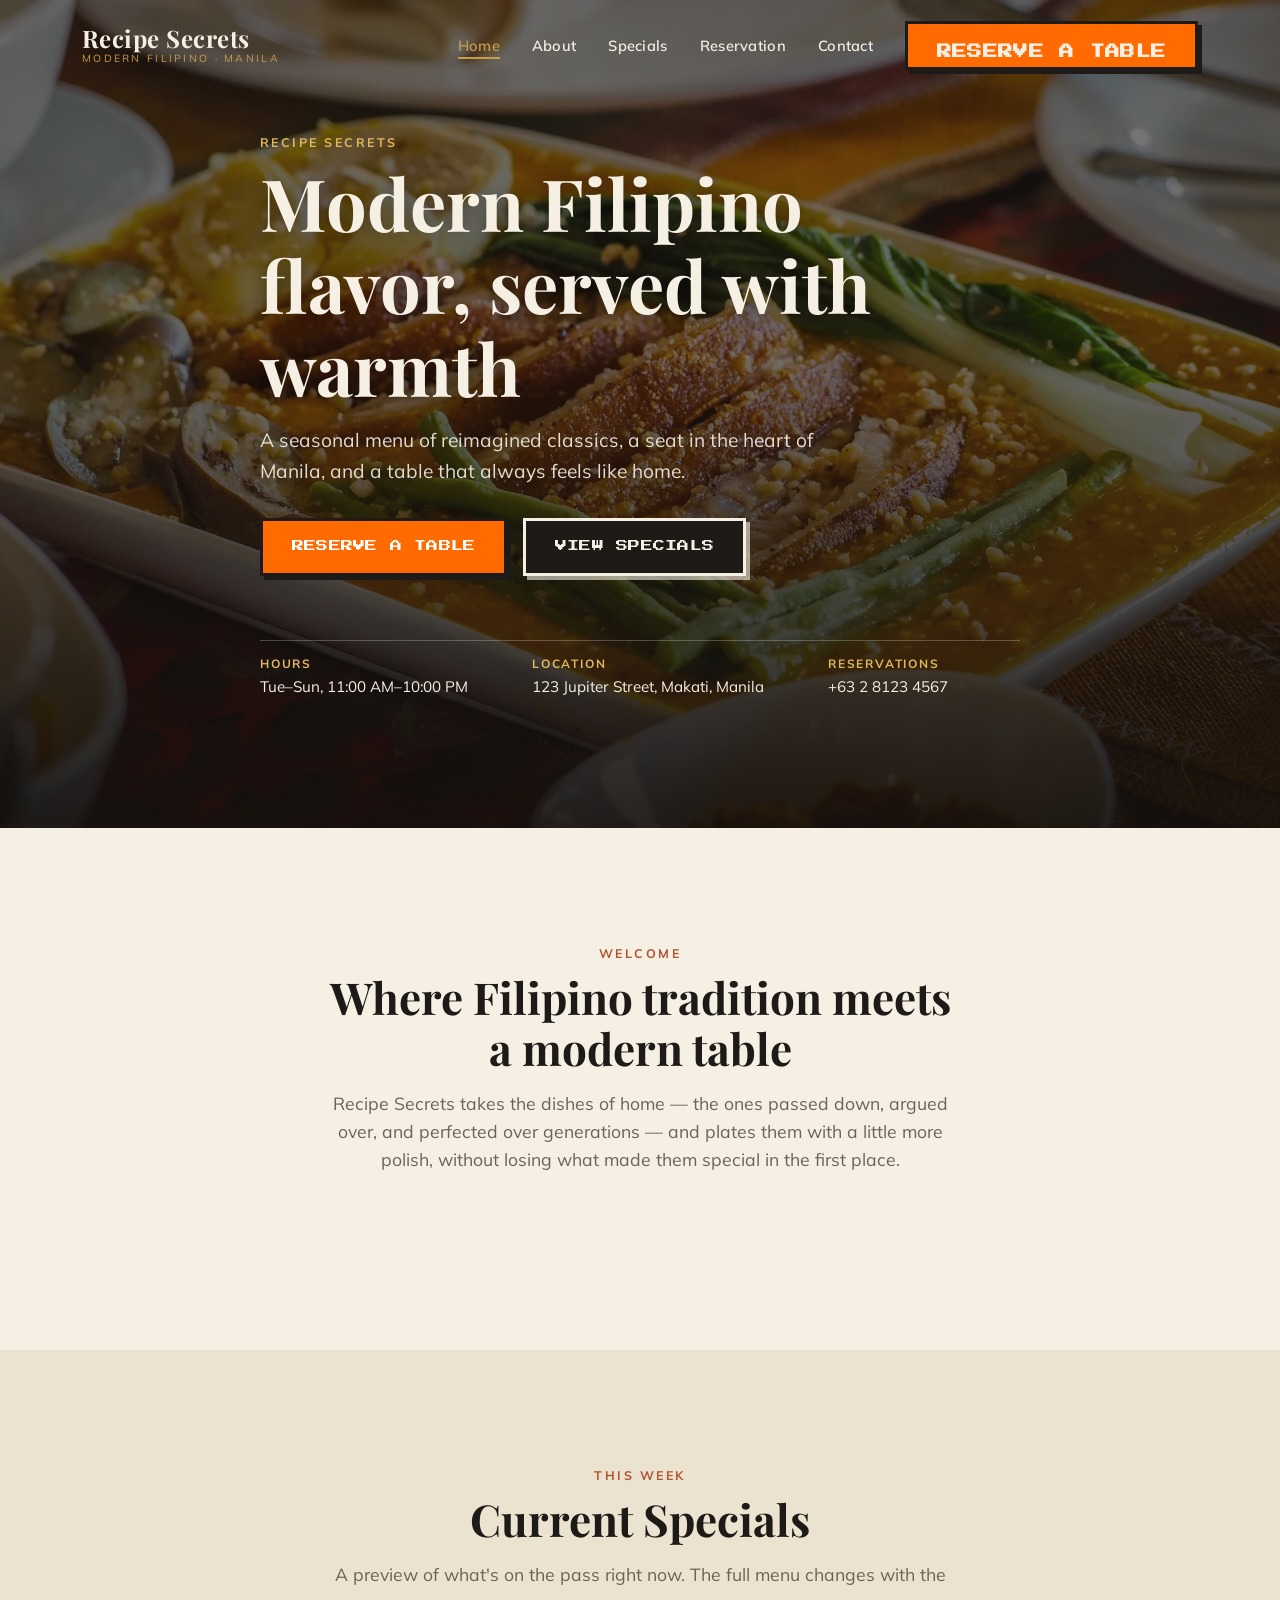
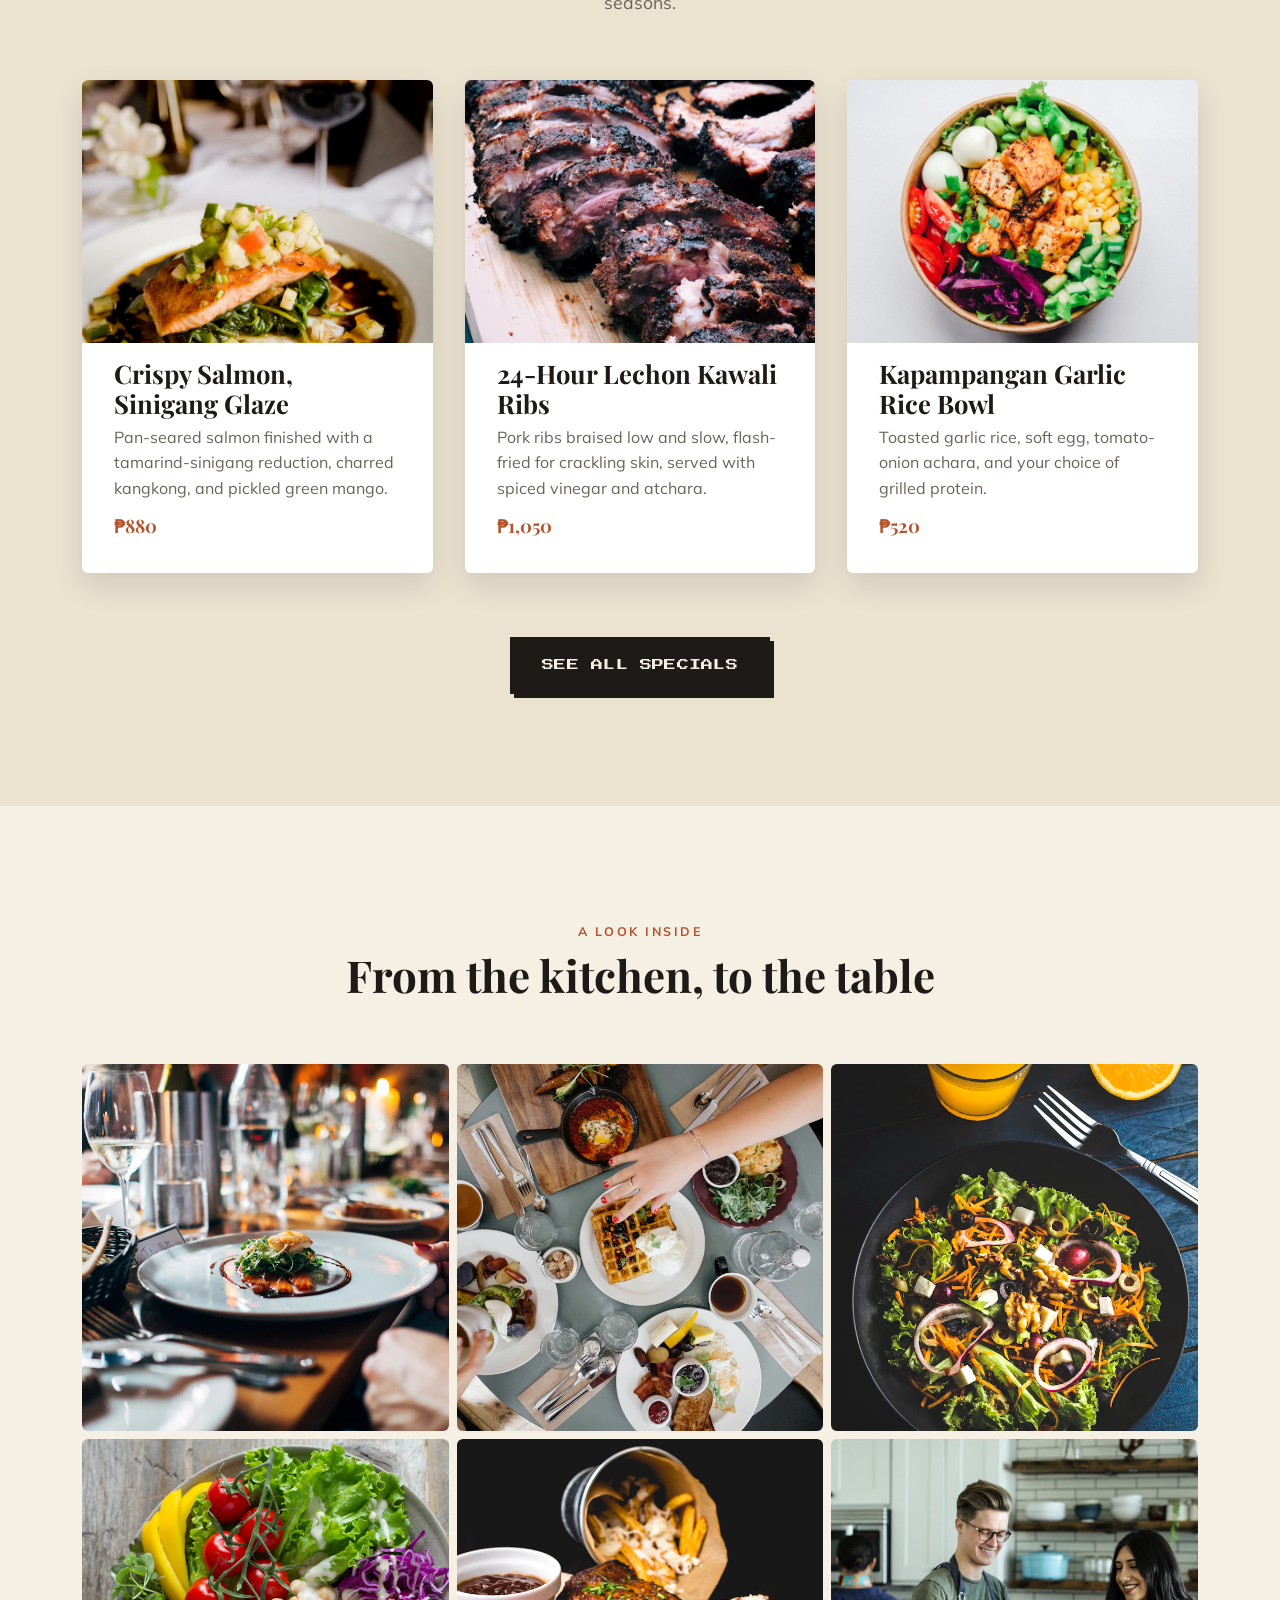
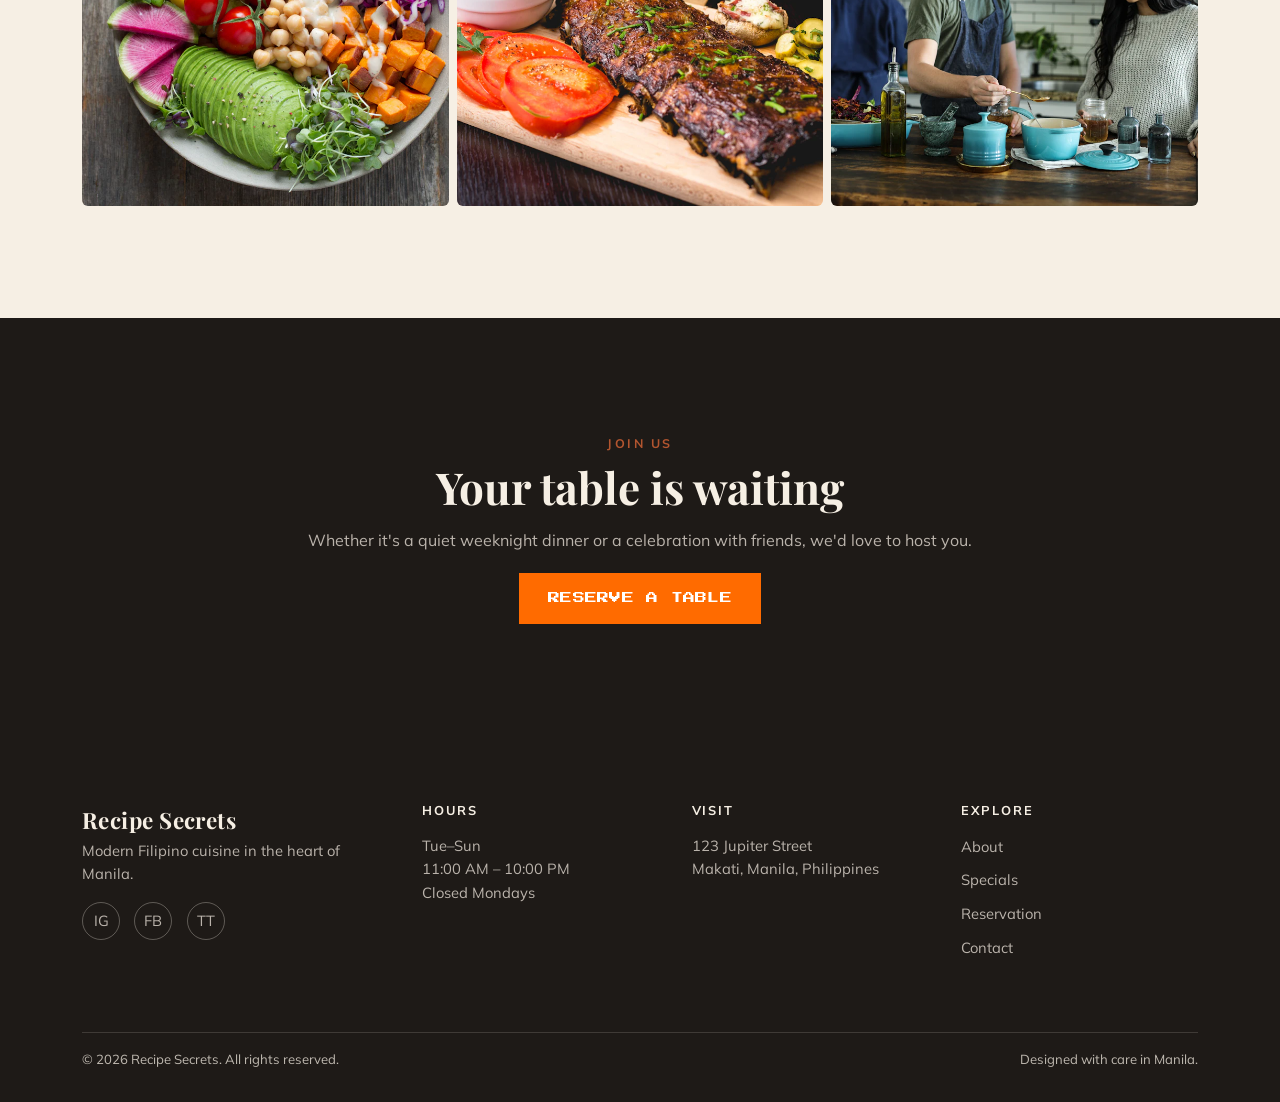
<file: index.html>
<!DOCTYPE html>
<html lang="en">
<head>
<meta charset="UTF-8">
<meta name="viewport" content="width=device-width, initial-scale=1.0">
<title>Recipe Secrets | Modern Filipino Restaurant in Manila</title>
<meta name="description" content="Recipe Secrets is a modern Filipino restaurant in Manila serving reimagined classics in a warm, elegant dining room. Reserve your table today.">
<meta property="og:title" content="Recipe Secrets | Modern Filipino Restaurant in Manila">
<meta property="og:description" content="Reimagined Filipino classics, a warm elegant dining room, and a seasonal menu of specials in the heart of Manila.">
<meta property="og:type" content="website">
<meta property="og:image" content="images/hero-home.webp">
<link rel="icon" href="data:image/svg+xml,<svg xmlns=%22http://www.w3.org/2000/svg%22 viewBox=%220 0 100 100%22><text y=%22.9em%22 font-size=%2290%22>🍽️</text></svg>">
<link rel="preconnect" href="https://fonts.googleapis.com">
<link rel="preconnect" href="https://fonts.gstatic.com" crossorigin>
<link href="https://fonts.googleapis.com/css2?family=Playfair+Display:wght@600;700&family=Mulish:wght@400;600;700&family=Press+Start+2P&display=swap" rel="stylesheet">
<link rel="stylesheet" href="css/style.css">
</head>
<body>
<a class="skip-link" href="#main">Skip to content</a>

<header class="site-header">
  <div class="container">
    <a class="brand" href="index.html">
      <span class="brand-name">Recipe Secrets</span>
      <span class="brand-tag">Modern Filipino · Manila</span>
    </a>
    <nav class="main-nav" aria-label="Primary">
      <ul>
        <li><a href="index.html" aria-current="page">Home</a></li>
        <li><a href="about.html">About</a></li>
        <li><a href="specials.html">Specials</a></li>
        <li><a href="reservation.html">Reservation</a></li>
        <li><a href="contact.html">Contact</a></li>
      </ul>
      <a class="btn btn-reserve" href="reservation.html">Reserve a Table</a>
    </nav>
    <button class="nav-toggle" aria-label="Toggle navigation menu" aria-expanded="false">
      <span></span><span></span><span></span>
    </button>
  </div>
</header>

<main id="main">

  <section class="hero">
    <!-- Photo: Kare-kare at La Herencia Comida by Ymirazudis, CC BY-SA 4.0, via Wikimedia Commons -->
    <img src="images/hero-home.webp" alt="A plate of kare-kare, oxtail and vegetables in rich peanut sauce, served with bagoong" width="1920" height="1080" fetchpriority="high">
    <div class="container">
      <div class="hero-content">
        <span class="eyebrow">Recipe Secrets</span>
        <h1>Modern Filipino flavor, served with warmth</h1>
        <p class="lead">A seasonal menu of reimagined classics, a seat in the heart of Manila, and a table that always feels like home.</p>
        <div class="hero-actions">
          <a class="btn btn-reserve" href="reservation.html">Reserve a Table</a>
          <a class="btn btn-outline" href="specials.html">View Specials</a>
        </div>
      </div>
      <div class="hero-meta">
        <div>
          <h4>Hours</h4>
          <!-- TODO: confirm real operating hours -->
          <p>Tue–Sun, 11:00 AM–10:00 PM</p>
        </div>
        <div>
          <h4>Location</h4>
          <!-- TODO: confirm real street address -->
          <p>123 Jupiter Street, Makati, Manila</p>
        </div>
        <div>
          <h4>Reservations</h4>
          <!-- TODO: confirm real phone number -->
          <p>+63 2 8123 4567</p>
        </div>
      </div>
    </div>
  </section>

  <section>
    <div class="container">
      <div class="section-head reveal">
        <span class="eyebrow">Welcome</span>
        <h2>Where Filipino tradition meets a modern table</h2>
        <p>Recipe Secrets takes the dishes of home — the ones passed down, argued over, and perfected over generations — and plates them with a little more polish, without losing what made them special in the first place.</p>
      </div>
    </div>
  </section>

  <section class="section-soft">
    <div class="container">
      <div class="section-head reveal">
        <span class="eyebrow">This Week</span>
        <h2>Current Specials</h2>
        <p>A preview of what's on the pass right now. The full menu changes with the seasons.</p>
      </div>
      <div class="card-grid" data-specials-preview></div>
      <div class="specials-preview-cta reveal">
        <a class="btn btn-dark" href="specials.html">See All Specials</a>
      </div>
    </div>
  </section>

  <section>
    <div class="container">
      <div class="section-head reveal">
        <span class="eyebrow">A Look Inside</span>
        <h2>From the kitchen, to the table</h2>
      </div>
      <div class="gallery-grid">
        <div class="gallery-item reveal"><img src="images/gallery-1.webp" alt="Elegant plated dish on a candlelit restaurant table" loading="lazy" decoding="async" width="700" height="700"></div>
        <div class="gallery-item reveal reveal-delay-1"><img src="images/gallery-2.webp" alt="Overhead view of a shared brunch spread with waffles and coffee" loading="lazy" decoding="async" width="700" height="700"></div>
        <div class="gallery-item reveal reveal-delay-2"><img src="images/gallery-3.webp" alt="Fresh green salad with citrus and a glass of juice" loading="lazy" decoding="async" width="700" height="700"></div>
        <div class="gallery-item reveal"><img src="images/gallery-4.webp" alt="Colorful vegetable bowl with avocado and chickpeas" loading="lazy" decoding="async" width="700" height="700"></div>
        <div class="gallery-item reveal reveal-delay-1"><img src="images/gallery-5.webp" alt="Grilled ribs garnished with tomato and herbs on a wooden board" loading="lazy" decoding="async" width="700" height="700"></div>
        <div class="gallery-item reveal reveal-delay-2"><img src="images/gallery-6.webp" alt="Two cooks preparing a meal together in a home-style kitchen" loading="lazy" decoding="async" width="700" height="700"></div>
      </div>
    </div>
  </section>

  <section class="section-dark">
    <div class="container text-center">
      <div class="narrow reveal">
        <span class="eyebrow">Join Us</span>
        <h2>Your table is waiting</h2>
        <p>Whether it's a quiet weeknight dinner or a celebration with friends, we'd love to host you.</p>
        <a class="btn btn-reserve" href="reservation.html">Reserve a Table</a>
      </div>
    </div>
  </section>

</main>

<footer class="site-footer">
  <div class="container">
    <div class="footer-grid">
      <div class="footer-brand">
        <span class="brand-name">Recipe Secrets</span>
        <p>Modern Filipino cuisine in the heart of Manila.</p>
        <div class="social-row">
          <!-- TODO: link real social profiles -->
          <a href="#" aria-label="Instagram">IG</a>
          <a href="#" aria-label="Facebook">FB</a>
          <a href="#" aria-label="TikTok">TT</a>
        </div>
      </div>
      <div>
        <h4>Hours</h4>
        <!-- TODO: confirm real operating hours -->
        <p>Tue–Sun<br>11:00 AM – 10:00 PM<br>Closed Mondays</p>
      </div>
      <div>
        <h4>Visit</h4>
        <!-- TODO: confirm real address -->
        <p>123 Jupiter Street<br>Makati, Manila, Philippines</p>
      </div>
      <div>
        <h4>Explore</h4>
        <ul>
          <li><a href="about.html">About</a></li>
          <li><a href="specials.html">Specials</a></li>
          <li><a href="reservation.html">Reservation</a></li>
          <li><a href="contact.html">Contact</a></li>
        </ul>
      </div>
    </div>
    <div class="footer-bottom">
      <span>© 2026 Recipe Secrets. All rights reserved.</span>
      <span>Designed with care in Manila.</span>
    </div>
  </div>
</footer>

<script src="data/specials.js"></script>
<script src="js/main.js"></script>
</body>
</html>
</file>
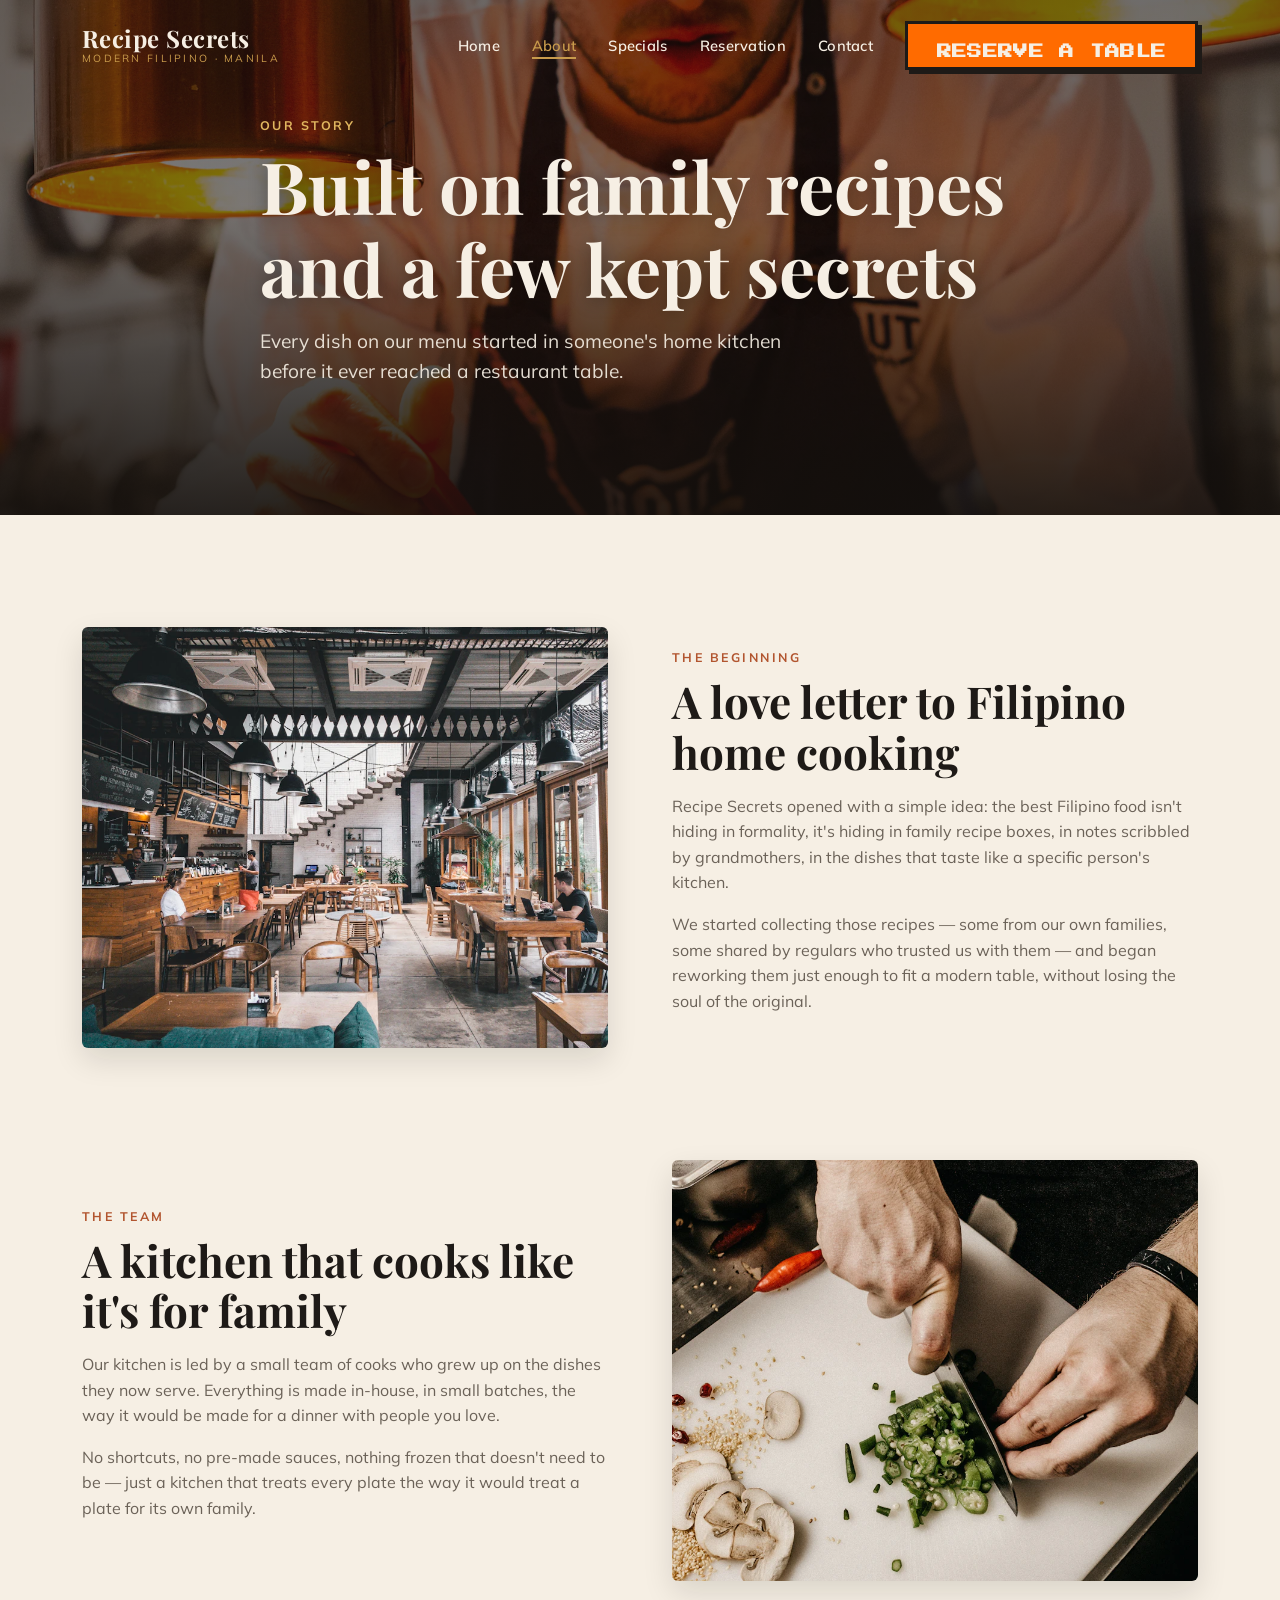
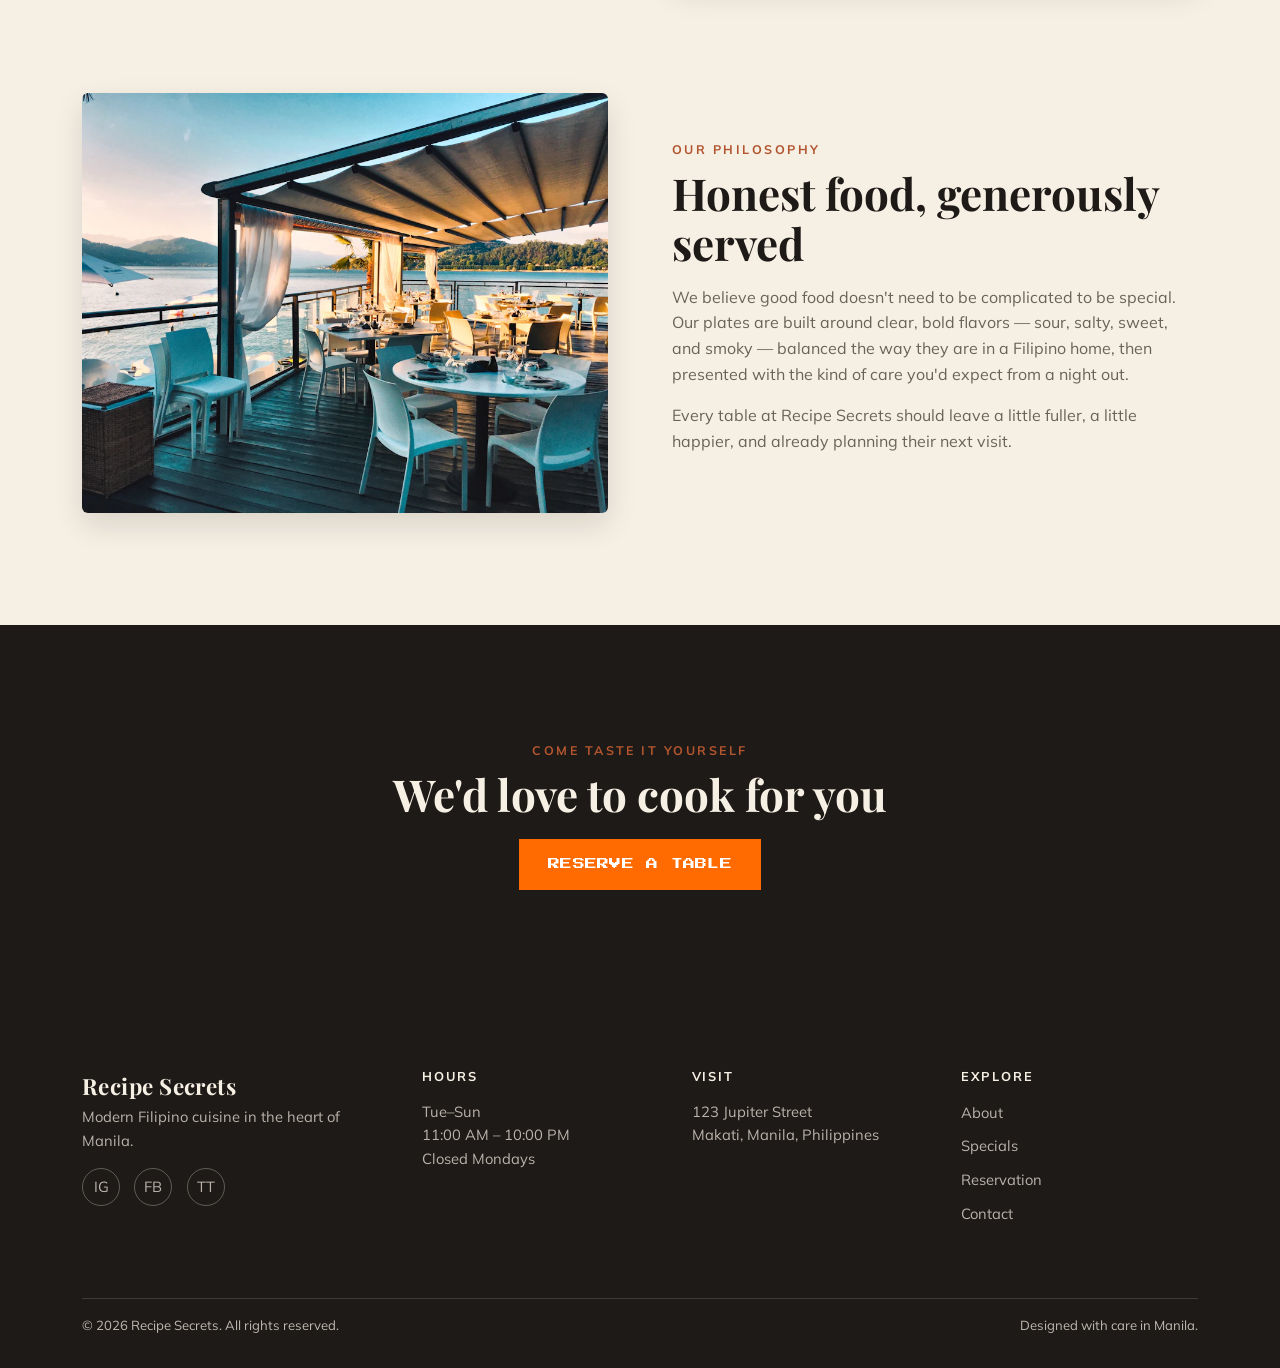
<file: about.html>
<!DOCTYPE html>
<html lang="en">
<head>
<meta charset="UTF-8">
<meta name="viewport" content="width=device-width, initial-scale=1.0">
<title>About | Recipe Secrets</title>
<meta name="description" content="The story behind Recipe Secrets: a modern Filipino restaurant in Manila built on family recipes, a close-knit kitchen team, and a philosophy of honest, generous food.">
<meta property="og:title" content="About | Recipe Secrets">
<meta property="og:description" content="The story, the team, and the philosophy behind Recipe Secrets in Manila.">
<meta property="og:type" content="website">
<meta property="og:image" content="images/hero-about.webp">
<link rel="icon" href="data:image/svg+xml,<svg xmlns=%22http://www.w3.org/2000/svg%22 viewBox=%220 0 100 100%22><text y=%22.9em%22 font-size=%2290%22>🍽️</text></svg>">
<link rel="preconnect" href="https://fonts.googleapis.com">
<link rel="preconnect" href="https://fonts.gstatic.com" crossorigin>
<link href="https://fonts.googleapis.com/css2?family=Playfair+Display:wght@600;700&family=Mulish:wght@400;600;700&family=Press+Start+2P&display=swap" rel="stylesheet">
<link rel="stylesheet" href="css/style.css">
</head>
<body>
<a class="skip-link" href="#main">Skip to content</a>

<header class="site-header">
  <div class="container">
    <a class="brand" href="index.html">
      <span class="brand-name">Recipe Secrets</span>
      <span class="brand-tag">Modern Filipino · Manila</span>
    </a>
    <nav class="main-nav" aria-label="Primary">
      <ul>
        <li><a href="index.html">Home</a></li>
        <li><a href="about.html" aria-current="page">About</a></li>
        <li><a href="specials.html">Specials</a></li>
        <li><a href="reservation.html">Reservation</a></li>
        <li><a href="contact.html">Contact</a></li>
      </ul>
      <a class="btn btn-reserve" href="reservation.html">Reserve a Table</a>
    </nav>
    <button class="nav-toggle" aria-label="Toggle navigation menu" aria-expanded="false">
      <span></span><span></span><span></span>
    </button>
  </div>
</header>

<main id="main">

  <section class="hero hero-page">
    <img src="images/hero-about.webp" alt="Chef carefully plating a dish under warm copper pendant lights" width="1920" height="1080" fetchpriority="high">
    <div class="container">
      <div class="hero-content">
        <span class="eyebrow">Our Story</span>
        <h1>Built on family recipes and a few kept secrets</h1>
        <p class="lead">Every dish on our menu started in someone's home kitchen before it ever reached a restaurant table.</p>
      </div>
    </div>
  </section>

  <section>
    <div class="container">

      <div class="split reveal">
        <div class="split-media">
          <img src="images/about-kitchen.webp" alt="Industrial-style restaurant interior with warm lighting" loading="lazy" decoding="async" width="900" height="700">
        </div>
        <div>
          <span class="eyebrow">The Beginning</span>
          <h2>A love letter to Filipino home cooking</h2>
          <!-- TODO: replace with the restaurant's real founding story -->
          <p>Recipe Secrets opened with a simple idea: the best Filipino food isn't hiding in formality, it's hiding in family recipe boxes, in notes scribbled by grandmothers, in the dishes that taste like a specific person's kitchen.</p>
          <p>We started collecting those recipes — some from our own families, some shared by regulars who trusted us with them — and began reworking them just enough to fit a modern table, without losing the soul of the original.</p>
        </div>
      </div>

      <div class="split reverse reveal">
        <div class="split-media">
          <img src="images/about-chef.webp" alt="Close-up of hands finely chopping fresh herbs and vegetables" loading="lazy" decoding="async" width="900" height="700">
        </div>
        <div>
          <span class="eyebrow">The Team</span>
          <h2>A kitchen that cooks like it's for family</h2>
          <!-- TODO: replace with real chef/team bios -->
          <p>Our kitchen is led by a small team of cooks who grew up on the dishes they now serve. Everything is made in-house, in small batches, the way it would be made for a dinner with people you love.</p>
          <p>No shortcuts, no pre-made sauces, nothing frozen that doesn't need to be — just a kitchen that treats every plate the way it would treat a plate for its own family.</p>
        </div>
      </div>

      <div class="split reveal">
        <div class="split-media">
          <img src="images/about-dining.webp" alt="Open-air restaurant terrace overlooking the water at dusk" loading="lazy" decoding="async" width="900" height="700">
        </div>
        <div>
          <span class="eyebrow">Our Philosophy</span>
          <h2>Honest food, generously served</h2>
          <p>We believe good food doesn't need to be complicated to be special. Our plates are built around clear, bold flavors — sour, salty, sweet, and smoky — balanced the way they are in a Filipino home, then presented with the kind of care you'd expect from a night out.</p>
          <p>Every table at Recipe Secrets should leave a little fuller, a little happier, and already planning their next visit.</p>
        </div>
      </div>

    </div>
  </section>

  <section class="section-dark">
    <div class="container text-center">
      <div class="narrow reveal">
        <span class="eyebrow">Come Taste It Yourself</span>
        <h2>We'd love to cook for you</h2>
        <a class="btn btn-reserve" href="reservation.html">Reserve a Table</a>
      </div>
    </div>
  </section>

</main>

<footer class="site-footer">
  <div class="container">
    <div class="footer-grid">
      <div class="footer-brand">
        <span class="brand-name">Recipe Secrets</span>
        <p>Modern Filipino cuisine in the heart of Manila.</p>
        <div class="social-row">
          <!-- TODO: link real social profiles -->
          <a href="#" aria-label="Instagram">IG</a>
          <a href="#" aria-label="Facebook">FB</a>
          <a href="#" aria-label="TikTok">TT</a>
        </div>
      </div>
      <div>
        <h4>Hours</h4>
        <!-- TODO: confirm real operating hours -->
        <p>Tue–Sun<br>11:00 AM – 10:00 PM<br>Closed Mondays</p>
      </div>
      <div>
        <h4>Visit</h4>
        <!-- TODO: confirm real address -->
        <p>123 Jupiter Street<br>Makati, Manila, Philippines</p>
      </div>
      <div>
        <h4>Explore</h4>
        <ul>
          <li><a href="about.html">About</a></li>
          <li><a href="specials.html">Specials</a></li>
          <li><a href="reservation.html">Reservation</a></li>
          <li><a href="contact.html">Contact</a></li>
        </ul>
      </div>
    </div>
    <div class="footer-bottom">
      <span>© 2026 Recipe Secrets. All rights reserved.</span>
      <span>Designed with care in Manila.</span>
    </div>
  </div>
</footer>

<script src="js/main.js"></script>
</body>
</html>
</file>
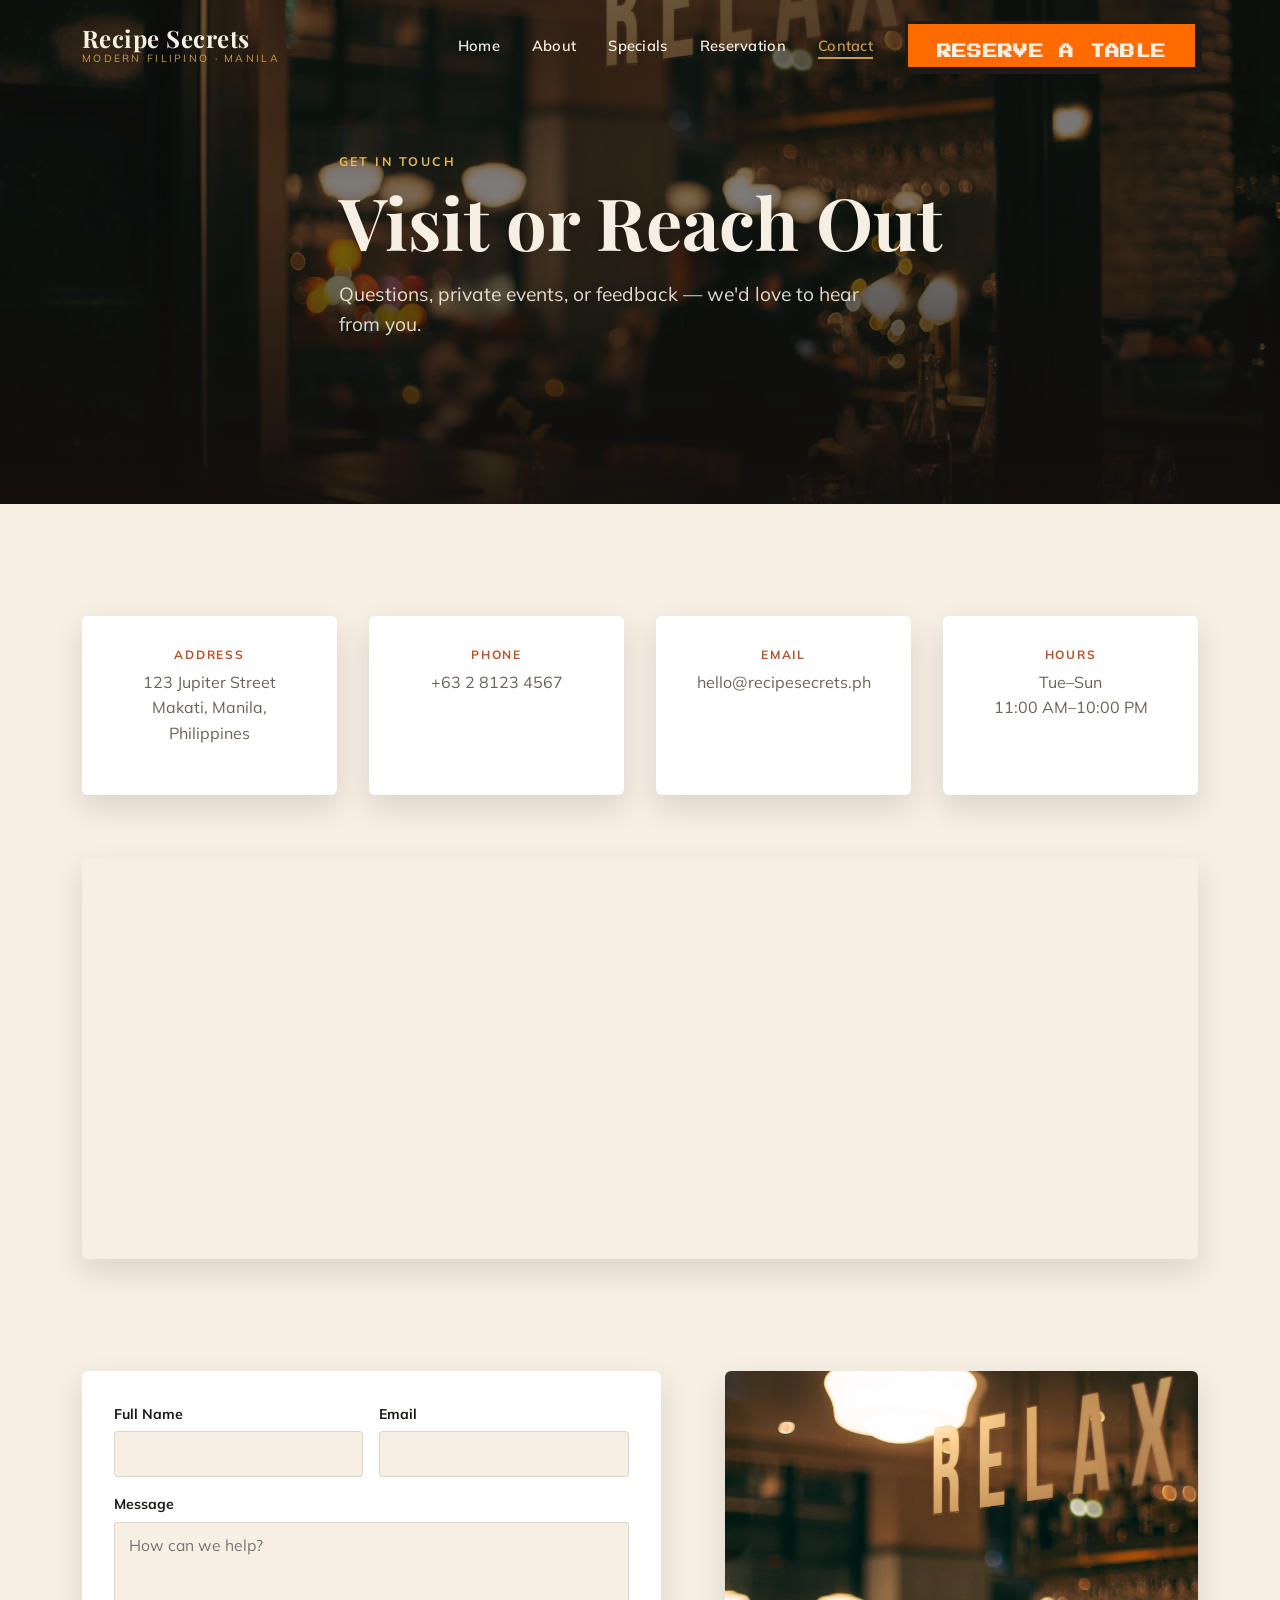
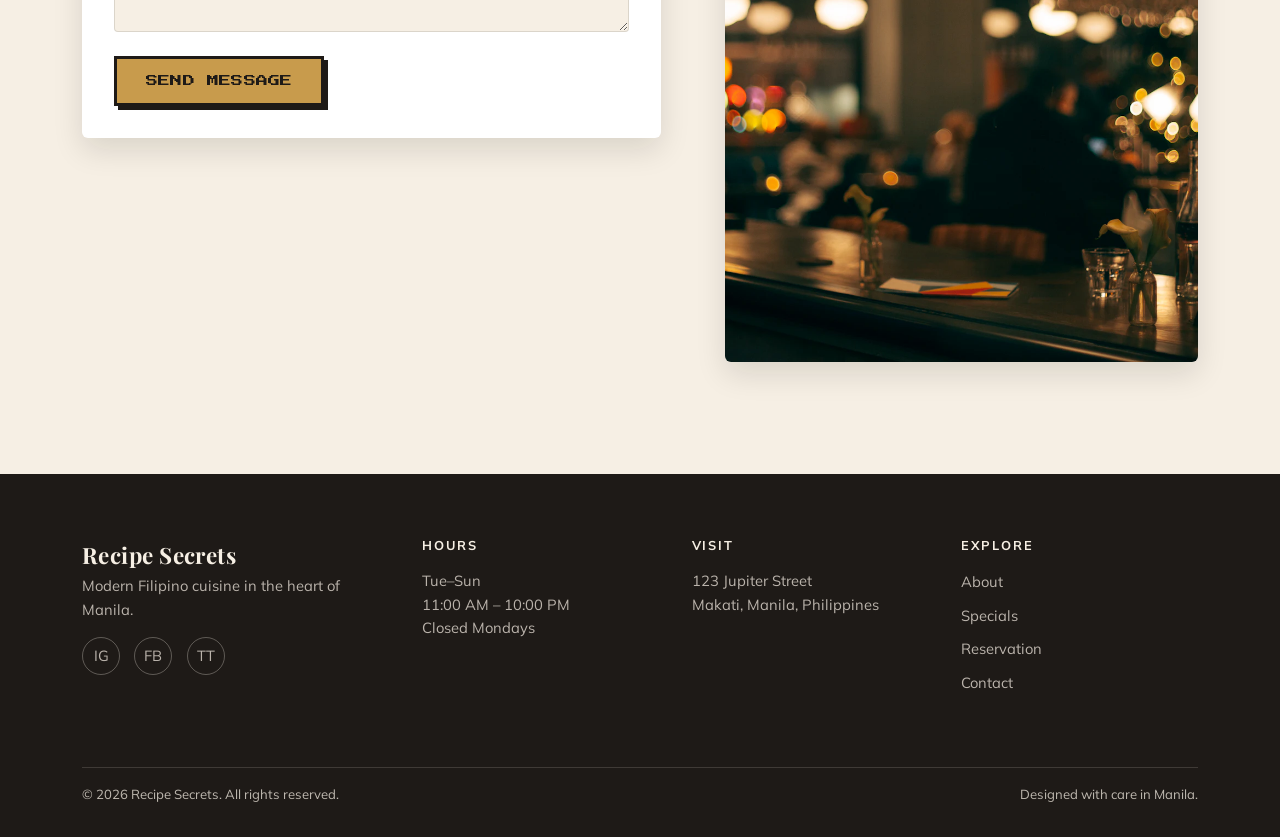
<file: contact.html>
<!DOCTYPE html>
<html lang="en">
<head>
<meta charset="UTF-8">
<meta name="viewport" content="width=device-width, initial-scale=1.0">
<title>Contact | Recipe Secrets</title>
<meta name="description" content="Get in touch with Recipe Secrets: address, phone, email, opening hours, and a contact form for general inquiries in Manila.">
<meta property="og:title" content="Contact | Recipe Secrets">
<meta property="og:description" content="Find and contact Recipe Secrets in Manila.">
<meta property="og:type" content="website">
<meta property="og:image" content="images/hero-contact.webp">
<link rel="icon" href="data:image/svg+xml,<svg xmlns=%22http://www.w3.org/2000/svg%22 viewBox=%220 0 100 100%22><text y=%22.9em%22 font-size=%2290%22>🍽️</text></svg>">
<link rel="preconnect" href="https://fonts.googleapis.com">
<link rel="preconnect" href="https://fonts.gstatic.com" crossorigin>
<link href="https://fonts.googleapis.com/css2?family=Playfair+Display:wght@600;700&family=Mulish:wght@400;600;700&family=Press+Start+2P&display=swap" rel="stylesheet">
<link rel="stylesheet" href="css/style.css">
</head>
<body>
<a class="skip-link" href="#main">Skip to content</a>

<header class="site-header">
  <div class="container">
    <a class="brand" href="index.html">
      <span class="brand-name">Recipe Secrets</span>
      <span class="brand-tag">Modern Filipino · Manila</span>
    </a>
    <nav class="main-nav" aria-label="Primary">
      <ul>
        <li><a href="index.html">Home</a></li>
        <li><a href="about.html">About</a></li>
        <li><a href="specials.html">Specials</a></li>
        <li><a href="reservation.html">Reservation</a></li>
        <li><a href="contact.html" aria-current="page">Contact</a></li>
      </ul>
      <a class="btn btn-reserve" href="reservation.html">Reserve a Table</a>
    </nav>
    <button class="nav-toggle" aria-label="Toggle navigation menu" aria-expanded="false">
      <span></span><span></span><span></span>
    </button>
  </div>
</header>

<main id="main">

  <section class="hero hero-page">
    <img src="images/hero-contact.webp" alt="Warm restaurant bar window at night with a lit Relax sign" width="1920" height="1080" fetchpriority="high">
    <div class="container">
      <div class="hero-content">
        <span class="eyebrow">Get In Touch</span>
        <h1>Visit or Reach Out</h1>
        <p class="lead">Questions, private events, or feedback — we'd love to hear from you.</p>
      </div>
    </div>
  </section>

  <section>
    <div class="container">
      <div class="info-grid">
        <div class="info-card reveal">
          <h4>Address</h4>
          <!-- TODO: confirm real street address -->
          <p>123 Jupiter Street<br>Makati, Manila, Philippines</p>
        </div>
        <div class="info-card reveal reveal-delay-1">
          <h4>Phone</h4>
          <!-- TODO: confirm real phone number -->
          <p>+63 2 8123 4567</p>
        </div>
        <div class="info-card reveal reveal-delay-2">
          <h4>Email</h4>
          <!-- TODO: confirm real email address -->
          <p>hello@recipesecrets.ph</p>
        </div>
        <div class="info-card reveal reveal-delay-3">
          <h4>Hours</h4>
          <!-- TODO: confirm real operating hours -->
          <p>Tue–Sun<br>11:00 AM–10:00 PM</p>
        </div>
      </div>

      <div class="map-wrap reveal">
        <!-- TODO: replace with the exact embed for the real address -->
        <iframe
          title="Map showing Recipe Secrets location in Makati, Manila"
          src="https://www.google.com/maps?q=Makati,Metro+Manila,Philippines&output=embed"
          loading="lazy"
          referrerpolicy="no-referrer-when-downgrade">
        </iframe>
      </div>

      <div class="form-layout">
        <form data-validate novalidate
              action="https://formspree.io/f/your-form-id"
              method="POST">
          <!-- TODO: replace action URL above with your real Formspree endpoint -->
          <input type="hidden" name="_subject" value="New contact message — Recipe Secrets">

          <div class="form-row">
            <div class="field">
              <label for="contact-name">Full Name</label>
              <input type="text" id="contact-name" name="name" required autocomplete="name">
              <p class="error-msg" role="alert"></p>
            </div>
            <div class="field">
              <label for="contact-email">Email</label>
              <input type="email" id="contact-email" name="email" required autocomplete="email">
              <p class="error-msg" role="alert"></p>
            </div>
          </div>

          <div class="field">
            <label for="contact-message">Message</label>
            <textarea id="contact-message" name="message" required placeholder="How can we help?"></textarea>
            <p class="error-msg" role="alert"></p>
          </div>

          <button type="submit" class="btn btn-primary">Send Message</button>
          <p class="form-status" role="status"></p>
        </form>

        <div class="form-media reveal">
          <img src="images/hero-contact.webp" alt="Recipe Secrets bar window glowing at night" loading="lazy" decoding="async" width="900" height="1125">
        </div>
      </div>
    </div>
  </section>

</main>

<footer class="site-footer">
  <div class="container">
    <div class="footer-grid">
      <div class="footer-brand">
        <span class="brand-name">Recipe Secrets</span>
        <p>Modern Filipino cuisine in the heart of Manila.</p>
        <div class="social-row">
          <!-- TODO: link real social profiles -->
          <a href="#" aria-label="Instagram">IG</a>
          <a href="#" aria-label="Facebook">FB</a>
          <a href="#" aria-label="TikTok">TT</a>
        </div>
      </div>
      <div>
        <h4>Hours</h4>
        <!-- TODO: confirm real operating hours -->
        <p>Tue–Sun<br>11:00 AM – 10:00 PM<br>Closed Mondays</p>
      </div>
      <div>
        <h4>Visit</h4>
        <!-- TODO: confirm real address -->
        <p>123 Jupiter Street<br>Makati, Manila, Philippines</p>
      </div>
      <div>
        <h4>Explore</h4>
        <ul>
          <li><a href="about.html">About</a></li>
          <li><a href="specials.html">Specials</a></li>
          <li><a href="reservation.html">Reservation</a></li>
          <li><a href="contact.html">Contact</a></li>
        </ul>
      </div>
    </div>
    <div class="footer-bottom">
      <span>© 2026 Recipe Secrets. All rights reserved.</span>
      <span>Designed with care in Manila.</span>
    </div>
  </div>
</footer>

<script src="js/main.js"></script>
</body>
</html>
</file>
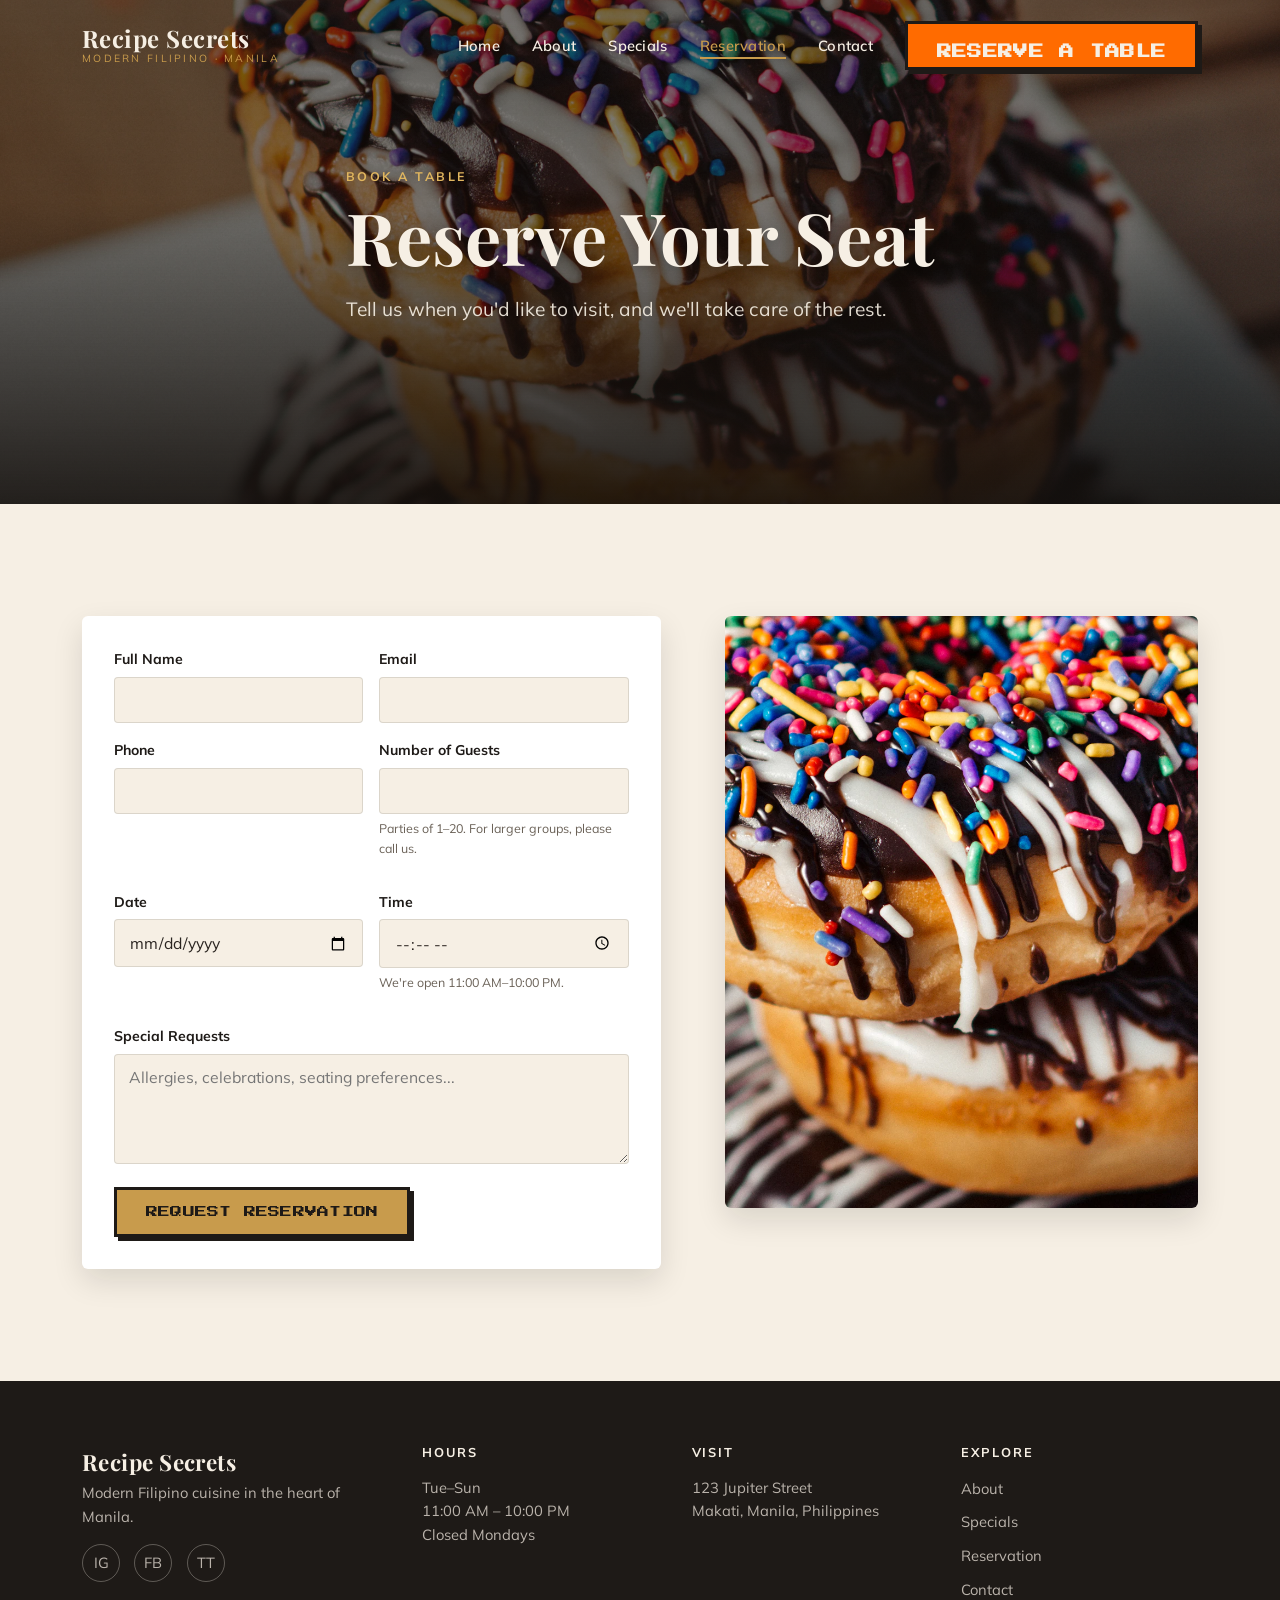
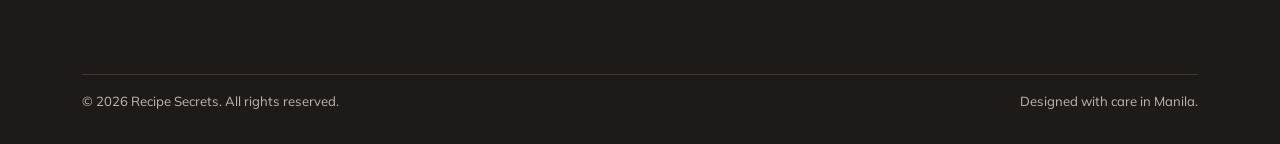
<file: reservation.html>
<!DOCTYPE html>
<html lang="en">
<head>
<meta charset="UTF-8">
<meta name="viewport" content="width=device-width, initial-scale=1.0">
<title>Reservation | Recipe Secrets</title>
<meta name="description" content="Reserve a table at Recipe Secrets, a modern Filipino restaurant in Manila. Pick a date, time, and party size and we'll confirm your booking.">
<meta property="og:title" content="Reservation | Recipe Secrets">
<meta property="og:description" content="Book your table at Recipe Secrets in Manila.">
<meta property="og:type" content="website">
<meta property="og:image" content="images/hero-reservation.webp">
<link rel="icon" href="data:image/svg+xml,<svg xmlns=%22http://www.w3.org/2000/svg%22 viewBox=%220 0 100 100%22><text y=%22.9em%22 font-size=%2290%22>🍽️</text></svg>">
<link rel="preconnect" href="https://fonts.googleapis.com">
<link rel="preconnect" href="https://fonts.gstatic.com" crossorigin>
<link href="https://fonts.googleapis.com/css2?family=Playfair+Display:wght@600;700&family=Mulish:wght@400;600;700&family=Press+Start+2P&display=swap" rel="stylesheet">
<link rel="stylesheet" href="css/style.css">
</head>
<body>
<a class="skip-link" href="#main">Skip to content</a>

<header class="site-header">
  <div class="container">
    <a class="brand" href="index.html">
      <span class="brand-name">Recipe Secrets</span>
      <span class="brand-tag">Modern Filipino · Manila</span>
    </a>
    <nav class="main-nav" aria-label="Primary">
      <ul>
        <li><a href="index.html">Home</a></li>
        <li><a href="about.html">About</a></li>
        <li><a href="specials.html">Specials</a></li>
        <li><a href="reservation.html" aria-current="page">Reservation</a></li>
        <li><a href="contact.html">Contact</a></li>
      </ul>
      <a class="btn btn-reserve" href="reservation.html">Reserve a Table</a>
    </nav>
    <button class="nav-toggle" aria-label="Toggle navigation menu" aria-expanded="false">
      <span></span><span></span><span></span>
    </button>
  </div>
</header>

<main id="main">

  <section class="hero hero-page">
    <img src="images/hero-reservation.webp" alt="Elegant restaurant table set with white linens and soft lighting" width="1920" height="1080" fetchpriority="high">
    <div class="container">
      <div class="hero-content">
        <span class="eyebrow">Book a Table</span>
        <h1>Reserve Your Seat</h1>
        <p class="lead">Tell us when you'd like to visit, and we'll take care of the rest.</p>
      </div>
    </div>
  </section>

  <section>
    <div class="container">
      <div class="form-layout">

        <form data-validate novalidate
              action="https://formspree.io/f/your-form-id"
              method="POST">
          <!-- TODO: replace action URL above with your real Formspree endpoint -->
          <input type="hidden" name="_subject" value="New reservation request — Recipe Secrets">

          <div class="form-row">
            <div class="field">
              <label for="res-name">Full Name</label>
              <input type="text" id="res-name" name="name" required autocomplete="name">
              <p class="error-msg" role="alert"></p>
            </div>
            <div class="field">
              <label for="res-email">Email</label>
              <input type="email" id="res-email" name="email" required autocomplete="email">
              <p class="error-msg" role="alert"></p>
            </div>
          </div>

          <div class="form-row">
            <div class="field">
              <label for="res-phone">Phone</label>
              <input type="tel" id="res-phone" name="phone" required autocomplete="tel">
              <p class="error-msg" role="alert"></p>
            </div>
            <div class="field">
              <label for="res-guests">Number of Guests</label>
              <input type="number" id="res-guests" name="guests" min="1" max="20" required>
              <p class="hint">Parties of 1–20. For larger groups, please call us.</p>
              <p class="error-msg" role="alert"></p>
            </div>
          </div>

          <div class="form-row">
            <div class="field">
              <label for="res-date">Date</label>
              <input type="date" id="res-date" name="date" required>
              <p class="error-msg" role="alert"></p>
            </div>
            <div class="field">
              <label for="res-time">Time</label>
              <input type="time" id="res-time" name="time" required min="11:00" max="22:00">
              <p class="hint">We're open 11:00 AM–10:00 PM.</p>
              <p class="error-msg" role="alert"></p>
            </div>
          </div>

          <div class="field">
            <label for="res-notes">Special Requests</label>
            <textarea id="res-notes" name="notes" placeholder="Allergies, celebrations, seating preferences..."></textarea>
            <p class="error-msg" role="alert"></p>
          </div>

          <button type="submit" class="btn btn-primary">Request Reservation</button>
          <p class="form-status" role="status"></p>
        </form>

        <div class="form-media reveal">
          <img src="images/hero-reservation.webp" alt="Table set for dinner at Recipe Secrets" loading="lazy" decoding="async" width="900" height="1125">
        </div>

      </div>
    </div>
  </section>

</main>

<footer class="site-footer">
  <div class="container">
    <div class="footer-grid">
      <div class="footer-brand">
        <span class="brand-name">Recipe Secrets</span>
        <p>Modern Filipino cuisine in the heart of Manila.</p>
        <div class="social-row">
          <!-- TODO: link real social profiles -->
          <a href="#" aria-label="Instagram">IG</a>
          <a href="#" aria-label="Facebook">FB</a>
          <a href="#" aria-label="TikTok">TT</a>
        </div>
      </div>
      <div>
        <h4>Hours</h4>
        <!-- TODO: confirm real operating hours -->
        <p>Tue–Sun<br>11:00 AM – 10:00 PM<br>Closed Mondays</p>
      </div>
      <div>
        <h4>Visit</h4>
        <!-- TODO: confirm real address -->
        <p>123 Jupiter Street<br>Makati, Manila, Philippines</p>
      </div>
      <div>
        <h4>Explore</h4>
        <ul>
          <li><a href="about.html">About</a></li>
          <li><a href="specials.html">Specials</a></li>
          <li><a href="reservation.html">Reservation</a></li>
          <li><a href="contact.html">Contact</a></li>
        </ul>
      </div>
    </div>
    <div class="footer-bottom">
      <span>© 2026 Recipe Secrets. All rights reserved.</span>
      <span>Designed with care in Manila.</span>
    </div>
  </div>
</footer>

<script src="js/main.js"></script>
</body>
</html>
</file>
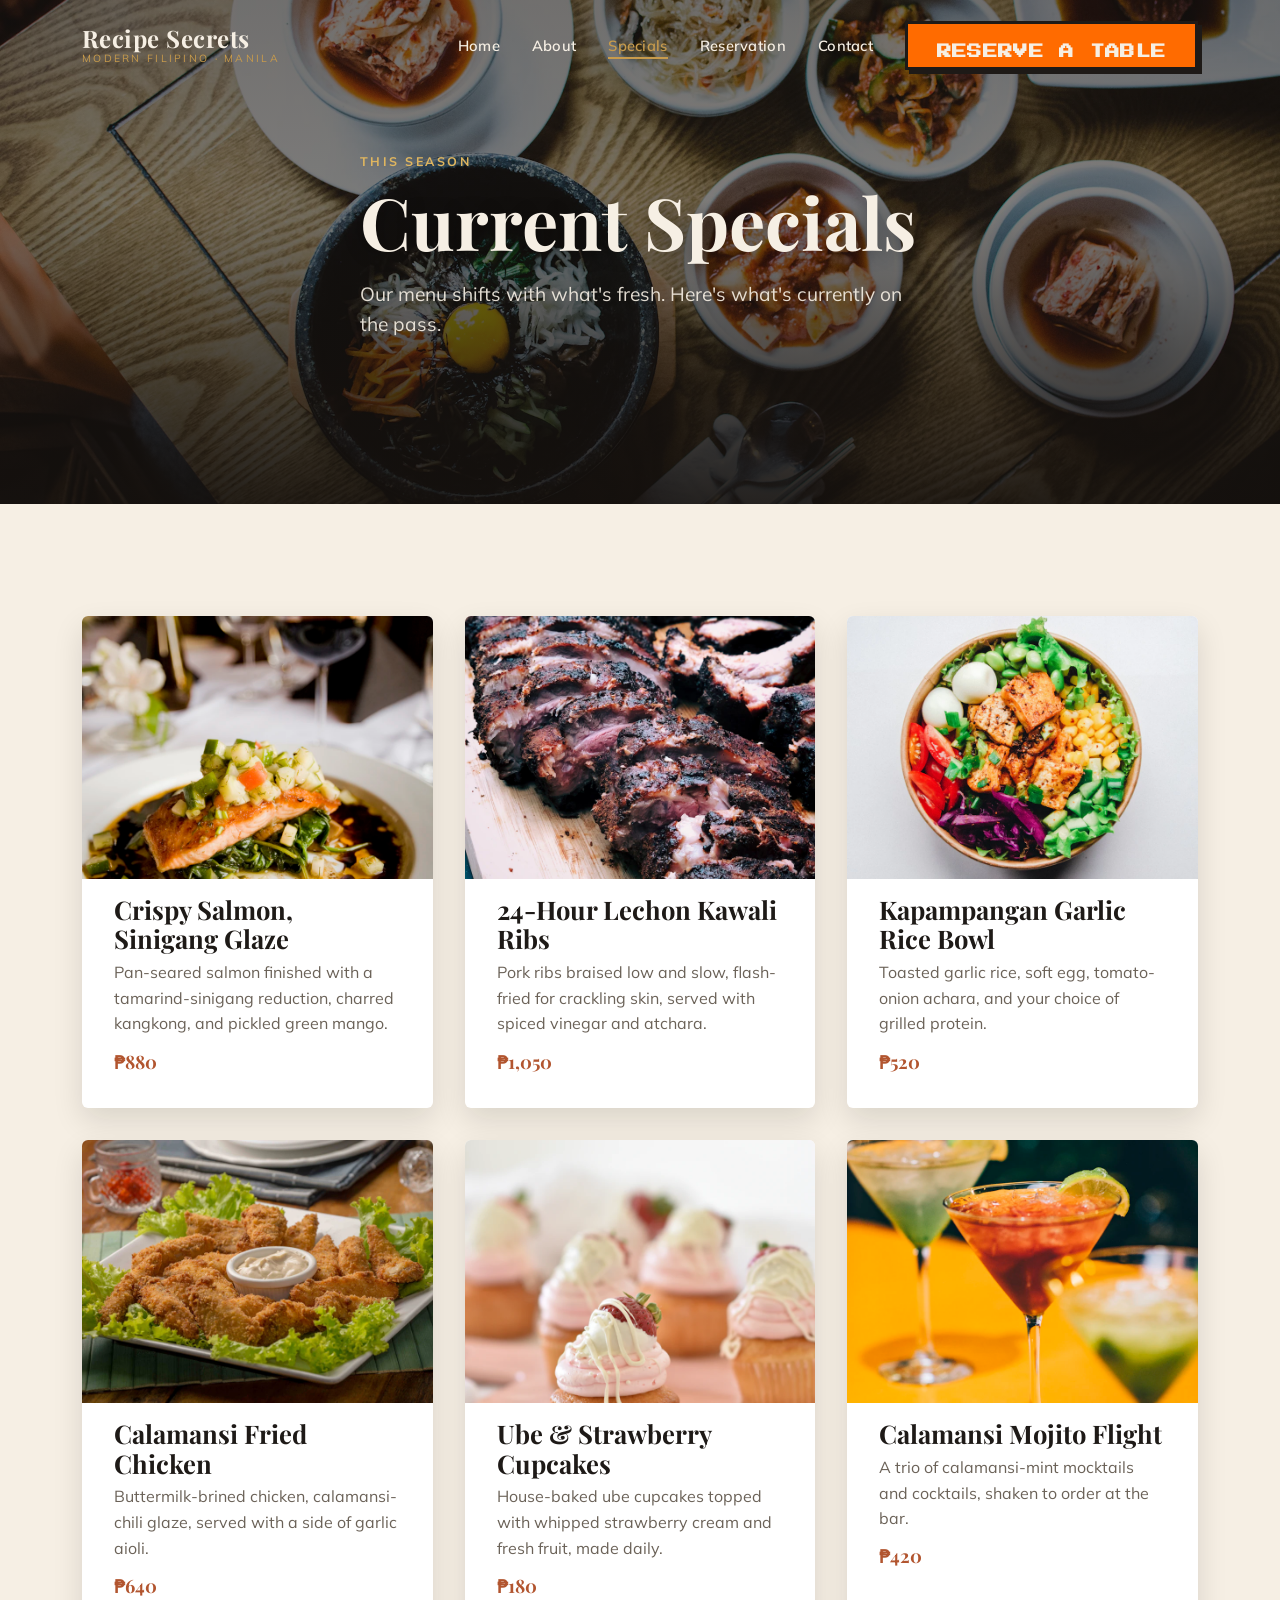
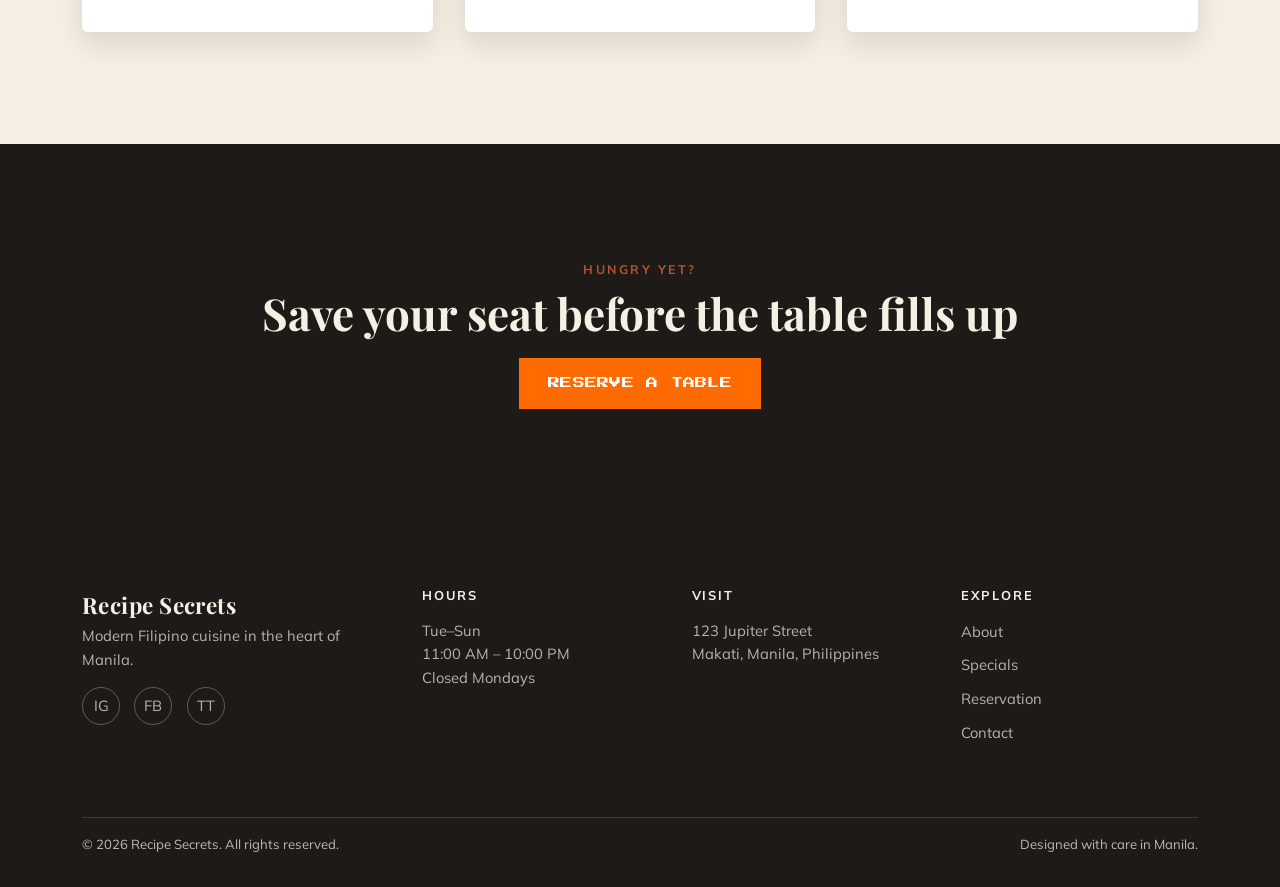
<file: specials.html>
<!DOCTYPE html>
<html lang="en">
<head>
<meta charset="UTF-8">
<meta name="viewport" content="width=device-width, initial-scale=1.0">
<title>Specials | Recipe Secrets</title>
<meta name="description" content="This season's specials at Recipe Secrets: reimagined Filipino classics, seasonal produce, and house-made desserts and cocktails.">
<meta property="og:title" content="Specials | Recipe Secrets">
<meta property="og:description" content="This season's menu at Recipe Secrets in Manila.">
<meta property="og:type" content="website">
<meta property="og:image" content="images/hero-specials.webp">
<link rel="icon" href="data:image/svg+xml,<svg xmlns=%22http://www.w3.org/2000/svg%22 viewBox=%220 0 100 100%22><text y=%22.9em%22 font-size=%2290%22>🍽️</text></svg>">
<link rel="preconnect" href="https://fonts.googleapis.com">
<link rel="preconnect" href="https://fonts.gstatic.com" crossorigin>
<link href="https://fonts.googleapis.com/css2?family=Playfair+Display:wght@600;700&family=Mulish:wght@400;600;700&family=Press+Start+2P&display=swap" rel="stylesheet">
<link rel="stylesheet" href="css/style.css">
</head>
<body>
<a class="skip-link" href="#main">Skip to content</a>

<header class="site-header">
  <div class="container">
    <a class="brand" href="index.html">
      <span class="brand-name">Recipe Secrets</span>
      <span class="brand-tag">Modern Filipino · Manila</span>
    </a>
    <nav class="main-nav" aria-label="Primary">
      <ul>
        <li><a href="index.html">Home</a></li>
        <li><a href="about.html">About</a></li>
        <li><a href="specials.html" aria-current="page">Specials</a></li>
        <li><a href="reservation.html">Reservation</a></li>
        <li><a href="contact.html">Contact</a></li>
      </ul>
      <a class="btn btn-reserve" href="reservation.html">Reserve a Table</a>
    </nav>
    <button class="nav-toggle" aria-label="Toggle navigation menu" aria-expanded="false">
      <span></span><span></span><span></span>
    </button>
  </div>
</header>

<main id="main">

  <section class="hero hero-page">
    <img src="images/hero-specials.webp" alt="Overhead spread of Filipino-inspired small dishes on a wooden table" width="1920" height="1080" fetchpriority="high">
    <div class="container">
      <div class="hero-content">
        <span class="eyebrow">This Season</span>
        <h1>Current Specials</h1>
        <p class="lead">Our menu shifts with what's fresh. Here's what's currently on the pass.</p>
      </div>
    </div>
  </section>

  <section>
    <div class="container">
      <div class="card-grid" data-specials-full></div>
    </div>
  </section>

  <section class="section-dark">
    <div class="container text-center">
      <div class="narrow reveal">
        <span class="eyebrow">Hungry Yet?</span>
        <h2>Save your seat before the table fills up</h2>
        <a class="btn btn-reserve" href="reservation.html">Reserve a Table</a>
      </div>
    </div>
  </section>

</main>

<footer class="site-footer">
  <div class="container">
    <div class="footer-grid">
      <div class="footer-brand">
        <span class="brand-name">Recipe Secrets</span>
        <p>Modern Filipino cuisine in the heart of Manila.</p>
        <div class="social-row">
          <!-- TODO: link real social profiles -->
          <a href="#" aria-label="Instagram">IG</a>
          <a href="#" aria-label="Facebook">FB</a>
          <a href="#" aria-label="TikTok">TT</a>
        </div>
      </div>
      <div>
        <h4>Hours</h4>
        <!-- TODO: confirm real operating hours -->
        <p>Tue–Sun<br>11:00 AM – 10:00 PM<br>Closed Mondays</p>
      </div>
      <div>
        <h4>Visit</h4>
        <!-- TODO: confirm real address -->
        <p>123 Jupiter Street<br>Makati, Manila, Philippines</p>
      </div>
      <div>
        <h4>Explore</h4>
        <ul>
          <li><a href="about.html">About</a></li>
          <li><a href="specials.html">Specials</a></li>
          <li><a href="reservation.html">Reservation</a></li>
          <li><a href="contact.html">Contact</a></li>
        </ul>
      </div>
    </div>
    <div class="footer-bottom">
      <span>© 2026 Recipe Secrets. All rights reserved.</span>
      <span>Designed with care in Manila.</span>
    </div>
  </div>
</footer>

<script src="data/specials.js"></script>
<script src="js/main.js"></script>
</body>
</html>
</file>
<file: css/style.css>
/* ===== Design tokens ===== */
:root {
  --color-charcoal: #1e1a17;
  --color-charcoal-soft: #2a2420;
  --color-cream: #f6efe4;
  --color-cream-soft: #ece2d0;
  --color-gold: #c89b4c;
  --color-gold-bright: #e0b65f;
  --color-terracotta: #b2552f;
  --color-text: #2a2420;
  --color-text-muted: #6b6258;
  --color-border: rgba(30, 26, 23, 0.12);

  --font-display: "Playfair Display", "Georgia", serif;
  --font-body: "Mulish", "Helvetica Neue", Arial, sans-serif;

  --space-xs: 0.5rem;
  --space-sm: 1rem;
  --space-md: 2rem;
  --space-lg: 4rem;
  --space-xl: 7rem;

  --radius: 6px;
  --shadow-card: 0 12px 30px rgba(20, 15, 10, 0.12);
  --transition: 0.35s cubic-bezier(0.4, 0, 0.2, 1);
}

/* ===== Reset ===== */
*, *::before, *::after { box-sizing: border-box; }
html { scroll-behavior: smooth; }
body {
  margin: 0;
  font-family: var(--font-body);
  color: var(--color-text);
  background: var(--color-cream);
  line-height: 1.6;
  -webkit-font-smoothing: antialiased;
}
img { max-width: 100%; display: block; }
a { color: inherit; text-decoration: none; }
ul { list-style: none; margin: 0; padding: 0; }
h1, h2, h3, h4 { font-family: var(--font-display); font-weight: 700; line-height: 1.15; margin: 0 0 var(--space-sm); color: var(--color-charcoal); }
h1 { font-size: clamp(2.6rem, 6vw, 4.5rem); }
h2 { font-size: clamp(2rem, 4vw, 2.75rem); }
h3 { font-size: clamp(1.3rem, 2.5vw, 1.6rem); }
p { margin: 0 0 var(--space-sm); color: var(--color-text-muted); }
.container { max-width: 1180px; margin: 0 auto; padding: 0 var(--space-md); }
section { padding: var(--space-xl) 0; }
.eyebrow {
  display: inline-block;
  font-family: var(--font-body);
  font-weight: 700;
  letter-spacing: 0.2em;
  text-transform: uppercase;
  font-size: 0.78rem;
  color: var(--color-terracotta);
  margin-bottom: var(--space-xs);
}
.section-head { max-width: 640px; margin: 0 auto var(--space-lg); text-align: center; }
.section-head p { font-size: 1.1rem; }

@media (prefers-reduced-motion: reduce) {
  html { scroll-behavior: auto; }
  *, *::before, *::after { animation-duration: 0.001ms !important; animation-iteration-count: 1 !important; transition-duration: 0.001ms !important; scroll-behavior: auto !important; }
}

/* ===== Buttons (8-bit retro) ===== */
.btn {
  display: inline-flex;
  align-items: center;
  gap: 0.5rem;
  padding: 1rem 1.8rem;
  border-radius: 0;
  font-family: "Press Start 2P", var(--font-body);
  font-weight: 400;
  font-size: 0.75rem;
  letter-spacing: 0.02em;
  text-transform: uppercase;
  border: 3px solid var(--color-charcoal);
  box-shadow: 4px 4px 0 var(--color-charcoal);
  cursor: pointer;
  image-rendering: pixelated;
  transition: transform 0.1s steps(1), box-shadow 0.1s steps(1);
}
.btn:hover { transform: translate(-2px, -2px); box-shadow: 6px 6px 0 var(--color-charcoal); }
.btn:active { transform: translate(4px, 4px); box-shadow: 0 0 0 var(--color-charcoal); }
.btn-primary { background: var(--color-gold); color: var(--color-charcoal); }
.btn-primary:hover { background: var(--color-gold-bright); }
.btn-reserve { background: #FF6B00; color: #ffffff; border-color: var(--color-charcoal); }
.btn-reserve:hover { background: #ff8426; }
.btn-outline { background: var(--color-charcoal); color: var(--color-cream); border-color: var(--color-cream); box-shadow: 4px 4px 0 rgba(246, 239, 228, 0.6); }
.btn-outline:hover { background: var(--color-charcoal-soft); box-shadow: 6px 6px 0 rgba(246, 239, 228, 0.6); }
.btn-dark { background: var(--color-charcoal); color: var(--color-cream); }
.btn-dark:hover { background: var(--color-charcoal-soft); }

/* ===== Header ===== */
.site-header {
  position: fixed;
  top: 0; left: 0; right: 0;
  z-index: 100;
  padding: 1.3rem 0;
  background: transparent;
  transition: background var(--transition), padding var(--transition), box-shadow var(--transition);
}
.site-header.is-scrolled {
  background: rgba(30, 26, 23, 0.94);
  backdrop-filter: blur(8px);
  padding: 0.85rem 0;
  box-shadow: 0 8px 24px rgba(0,0,0,0.25);
}
.site-header .container { display: flex; align-items: center; justify-content: space-between; }
.brand { display: flex; flex-direction: column; line-height: 1; }
.brand-name { font-family: var(--font-display); font-weight: 700; font-size: 1.5rem; color: var(--color-cream); letter-spacing: 0.02em; }
.brand-tag { font-size: 0.65rem; letter-spacing: 0.22em; text-transform: uppercase; color: var(--color-gold); margin-top: 0.25rem; }

.main-nav { display: flex; align-items: center; gap: var(--space-md); }
.main-nav ul { display: flex; gap: 2rem; }
.main-nav a {
  color: var(--color-cream);
  font-weight: 600;
  font-size: 0.92rem;
  letter-spacing: 0.02em;
  position: relative;
  padding-bottom: 4px;
}
.main-nav a::after {
  content: "";
  position: absolute;
  left: 0; bottom: 0;
  width: 0; height: 2px;
  background: var(--color-gold);
  transition: width var(--transition);
}
.main-nav a:hover::after { width: 100%; }
.main-nav a[aria-current="page"] { color: var(--color-gold); }
.main-nav a[aria-current="page"]::after { width: 100%; }

.nav-toggle {
  display: none;
  flex-direction: column;
  gap: 5px;
  background: none;
  border: none;
  cursor: pointer;
  padding: 8px;
  z-index: 110;
}
.nav-toggle span { width: 24px; height: 2px; background: var(--color-cream); transition: transform var(--transition), opacity var(--transition); }
.nav-toggle[aria-expanded="true"] span:nth-child(1) { transform: translateY(7px) rotate(45deg); }
.nav-toggle[aria-expanded="true"] span:nth-child(2) { opacity: 0; }
.nav-toggle[aria-expanded="true"] span:nth-child(3) { transform: translateY(-7px) rotate(-45deg); }

@media (max-width: 860px) {
  .nav-toggle { display: flex; }
  .main-nav {
    position: fixed;
    inset: 0 0 0 30%;
    background: var(--color-charcoal);
    flex-direction: column;
    align-items: flex-start;
    justify-content: center;
    padding: var(--space-xl) var(--space-md);
    transform: translateX(100%);
    transition: transform var(--transition);
  }
  .main-nav.is-open { transform: translateX(0); }
  .main-nav ul { flex-direction: column; gap: 1.75rem; }
  .main-nav a { font-size: 1.3rem; }
  .main-nav .btn { margin-top: var(--space-md); }
}

/* ===== Hero ===== */
.hero {
  position: relative;
  min-height: 92vh;
  display: flex;
  align-items: center;
  color: var(--color-cream);
  overflow: hidden;
}
.hero-page { min-height: 56vh; }
.hero img {
  position: absolute; inset: 0;
  width: 100%; height: 100%;
  object-fit: cover;
  z-index: 0;
}
.hero::before {
  content: "";
  position: absolute; inset: 0;
  background: linear-gradient(180deg, rgba(20,16,13,0.6) 0%, rgba(20,16,13,0.55) 40%, rgba(20,16,13,0.92) 100%);
  z-index: 1;
}
.hero-content { position: relative; z-index: 2; max-width: 760px; }
.hero-content h1 { color: var(--color-cream); text-shadow: 0 2px 18px rgba(0,0,0,0.35); }
.hero-content .eyebrow { color: var(--color-gold-bright); }
.hero-content p.lead { font-size: 1.2rem; color: rgba(246,239,228,0.9); max-width: 560px; }
.hero-actions { display: flex; gap: 1rem; flex-wrap: wrap; margin-top: var(--space-md); }
.hero-meta {
  position: relative; z-index: 2;
  margin-top: var(--space-lg);
  display: flex; gap: var(--space-lg); flex-wrap: wrap;
  border-top: 1px solid rgba(246,239,228,0.25);
  padding-top: var(--space-sm);
}
.hero-meta div { min-width: 160px; }
.hero-meta h4 { color: var(--color-gold-bright); font-size: 0.75rem; letter-spacing: 0.15em; text-transform: uppercase; margin-bottom: 0.3rem; font-family: var(--font-body); }
.hero-meta p { color: var(--color-cream); margin: 0; font-size: 0.95rem; }

/* ===== Reveal animation ===== */
.reveal { opacity: 0; transform: translateY(28px); transition: opacity 0.8s ease, transform 0.8s ease; }
.reveal.is-visible { opacity: 1; transform: translateY(0); }
.reveal-delay-1.is-visible { transition-delay: 0.1s; }
.reveal-delay-2.is-visible { transition-delay: 0.2s; }
.reveal-delay-3.is-visible { transition-delay: 0.3s; }

/* ===== Cards & grids ===== */
.card-grid { display: grid; grid-template-columns: repeat(3, 1fr); gap: var(--space-md); }
.card {
  background: #fff;
  border-radius: var(--radius);
  overflow: hidden;
  box-shadow: var(--shadow-card);
  transition: transform var(--transition), box-shadow var(--transition);
}
.card:hover { transform: translateY(-6px); box-shadow: 0 20px 40px rgba(20,15,10,0.18); }
.card-media { position: relative; aspect-ratio: 4 / 3; overflow: hidden; }
.card-media img { width: 100%; height: 100%; object-fit: cover; transition: transform 0.6s ease; }
.card:hover .card-media img { transform: scale(1.08); }
.card-body { padding: var(--space-sm) var(--space-md) var(--space-md); }
.card-body .price { color: var(--color-terracotta); font-weight: 700; font-family: var(--font-display); font-size: 1.15rem; }
.card-body h3 { margin-bottom: 0.4rem; }
.card-body p { margin-bottom: 0.6rem; }

@media (max-width: 920px) {
  .card-grid { grid-template-columns: repeat(2, 1fr); }
}
@media (max-width: 600px) {
  .card-grid { grid-template-columns: 1fr; }
}

/* ===== Gallery ===== */
.gallery-grid {
  display: grid;
  grid-template-columns: repeat(3, 1fr);
  gap: var(--space-xs);
}
.gallery-item { position: relative; aspect-ratio: 1 / 1; overflow: hidden; border-radius: var(--radius); }
.gallery-item img { width: 100%; height: 100%; object-fit: cover; transition: transform 0.6s ease; }
.gallery-item:hover img { transform: scale(1.1); }
@media (max-width: 760px) {
  .gallery-grid { grid-template-columns: repeat(2, 1fr); }
}

/* ===== Alternating split sections (About) ===== */
.split {
  display: grid;
  grid-template-columns: 1fr 1fr;
  gap: var(--space-lg);
  align-items: center;
}
.split.reverse .split-media { order: 2; }
.split-media img { border-radius: var(--radius); box-shadow: var(--shadow-card); aspect-ratio: 4/3.2; object-fit: cover; width: 100%; height: auto; }
.split + .split { margin-top: var(--space-xl); }
@media (max-width: 820px) {
  .split, .split.reverse .split-media { grid-template-columns: 1fr; order: initial; }
  .split { grid-template-columns: 1fr; }
}

/* ===== Section variants ===== */
.section-dark { background: var(--color-charcoal); color: var(--color-cream); }
.section-dark h2, .section-dark h3 { color: var(--color-cream); }
.section-dark p { color: rgba(246,239,228,0.72); }
.section-soft { background: var(--color-cream-soft); }

/* ===== Specials preview strip ===== */
.specials-preview-cta { text-align: center; margin-top: var(--space-lg); }

/* ===== Forms ===== */
.form-layout { display: grid; grid-template-columns: 1.1fr 0.9fr; gap: var(--space-lg); align-items: start; }
.form-layout .form-media { position: sticky; top: 7rem; }
.form-layout .form-media img { border-radius: var(--radius); box-shadow: var(--shadow-card); aspect-ratio: 4/5; object-fit: cover; width: 100%; height: auto; }
@media (max-width: 920px) {
  .form-layout { grid-template-columns: 1fr; }
  .form-layout .form-media { position: static; order: -1; }
  .form-layout .form-media img { aspect-ratio: 16/9; }
}

form { background: #fff; padding: var(--space-md); border-radius: var(--radius); box-shadow: var(--shadow-card); }
.form-row { display: grid; grid-template-columns: 1fr 1fr; gap: var(--space-sm); }
@media (max-width: 560px) { .form-row { grid-template-columns: 1fr; } }
.field { margin-bottom: var(--space-sm); }
.field label { display: block; font-weight: 700; font-size: 0.88rem; margin-bottom: 0.4rem; color: var(--color-charcoal); }
.field .hint { font-size: 0.78rem; color: var(--color-text-muted); margin-top: 0.3rem; }
.field input, .field select, .field textarea {
  width: 100%;
  padding: 0.75rem 0.9rem;
  border: 1px solid var(--color-border);
  border-radius: 4px;
  font-family: var(--font-body);
  font-size: 0.98rem;
  background: var(--color-cream);
  color: var(--color-text);
  transition: border-color var(--transition), box-shadow var(--transition);
}
.field input:focus, .field select:focus, .field textarea:focus {
  outline: none;
  border-color: var(--color-gold);
  box-shadow: 0 0 0 3px rgba(200, 155, 76, 0.25);
}
.field textarea { resize: vertical; min-height: 110px; }
.field.has-error input, .field.has-error select, .field.has-error textarea { border-color: #b23b3b; }
.field .error-msg { display: none; color: #b23b3b; font-size: 0.82rem; margin-top: 0.3rem; }
.field.has-error .error-msg { display: block; }
.form-status {
  margin-top: var(--space-sm);
  padding: 0.9rem 1.1rem;
  border-radius: 4px;
  font-size: 0.92rem;
  display: none;
}
.form-status.is-visible { display: block; }
.form-status.success { background: #e4f3e4; color: #296b29; }
.form-status.error { background: #fbe6e6; color: #8a2d2d; }

/* ===== Info blocks (contact) ===== */
.info-grid { display: grid; grid-template-columns: repeat(4, 1fr); gap: var(--space-md); margin-bottom: var(--space-lg); }
.info-card { background: #fff; padding: var(--space-md); border-radius: var(--radius); box-shadow: var(--shadow-card); text-align: center; }
.info-card h4 { font-size: 0.75rem; letter-spacing: 0.15em; text-transform: uppercase; color: var(--color-terracotta); margin-bottom: 0.5rem; font-family: var(--font-body); font-weight: 700; }
@media (max-width: 920px) { .info-grid { grid-template-columns: repeat(2, 1fr); } }
@media (max-width: 560px) { .info-grid { grid-template-columns: 1fr; } }

.map-wrap { border-radius: var(--radius); overflow: hidden; box-shadow: var(--shadow-card); margin-bottom: var(--space-xl); }
.map-wrap iframe { width: 100%; height: 400px; border: 0; display: block; }

/* ===== Footer ===== */
.site-footer { background: var(--color-charcoal); color: rgba(246,239,228,0.75); padding: var(--space-lg) 0 var(--space-md); }
.footer-grid { display: grid; grid-template-columns: 1.3fr 1fr 1fr 1fr; gap: var(--space-md); margin-bottom: var(--space-lg); }
.footer-grid h4 { color: var(--color-cream); font-size: 0.8rem; letter-spacing: 0.14em; text-transform: uppercase; margin-bottom: var(--space-sm); font-family: var(--font-body); font-weight: 700; }
.footer-grid p, .footer-grid a { color: rgba(246,239,228,0.72); font-size: 0.92rem; }
.footer-grid li { margin-bottom: 0.5rem; }
.footer-grid a:hover { color: var(--color-gold); }
.footer-brand .brand-name { color: var(--color-cream); font-size: 1.4rem; }
.social-row { display: flex; gap: 0.9rem; margin-top: var(--space-sm); }
.social-row a {
  width: 38px; height: 38px;
  display: flex; align-items: center; justify-content: center;
  border: 1px solid rgba(246,239,228,0.3);
  border-radius: 50%;
  transition: border-color var(--transition), background var(--transition);
}
.social-row a:hover { border-color: var(--color-gold); background: rgba(200,155,76,0.12); }
.footer-bottom { border-top: 1px solid rgba(246,239,228,0.15); padding-top: var(--space-sm); display: flex; justify-content: space-between; flex-wrap: wrap; gap: 0.5rem; font-size: 0.82rem; }
@media (max-width: 820px) {
  .footer-grid { grid-template-columns: 1fr 1fr; }
}
@media (max-width: 500px) {
  .footer-grid { grid-template-columns: 1fr; }
}

/* ===== Misc page helpers ===== */
.narrow { max-width: 820px; margin: 0 auto; }
.text-center { text-align: center; }
.skip-link {
  position: absolute; left: -999px; top: 0;
  background: var(--color-gold); color: var(--color-charcoal);
  padding: 0.75rem 1.25rem; z-index: 1000; font-weight: 700;
}
.skip-link:focus { left: var(--space-sm); top: var(--space-sm); }
</file>
